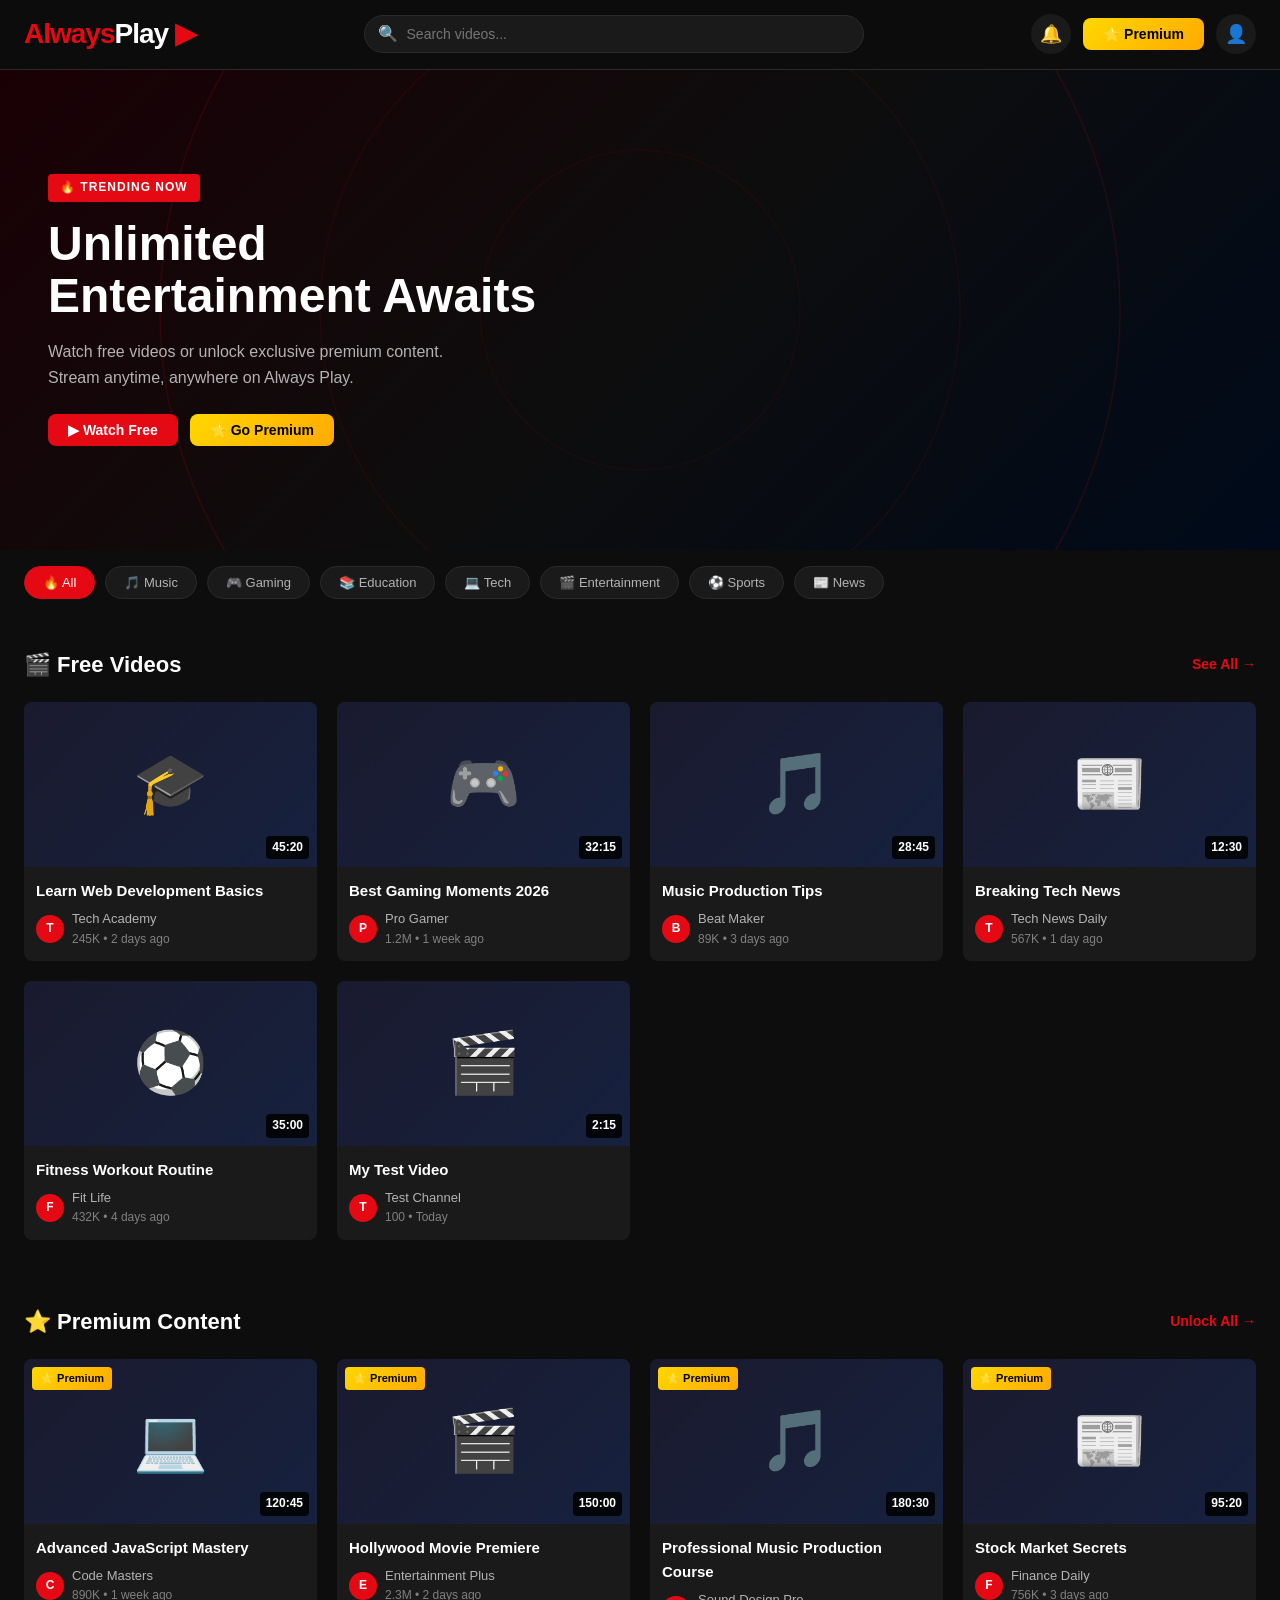
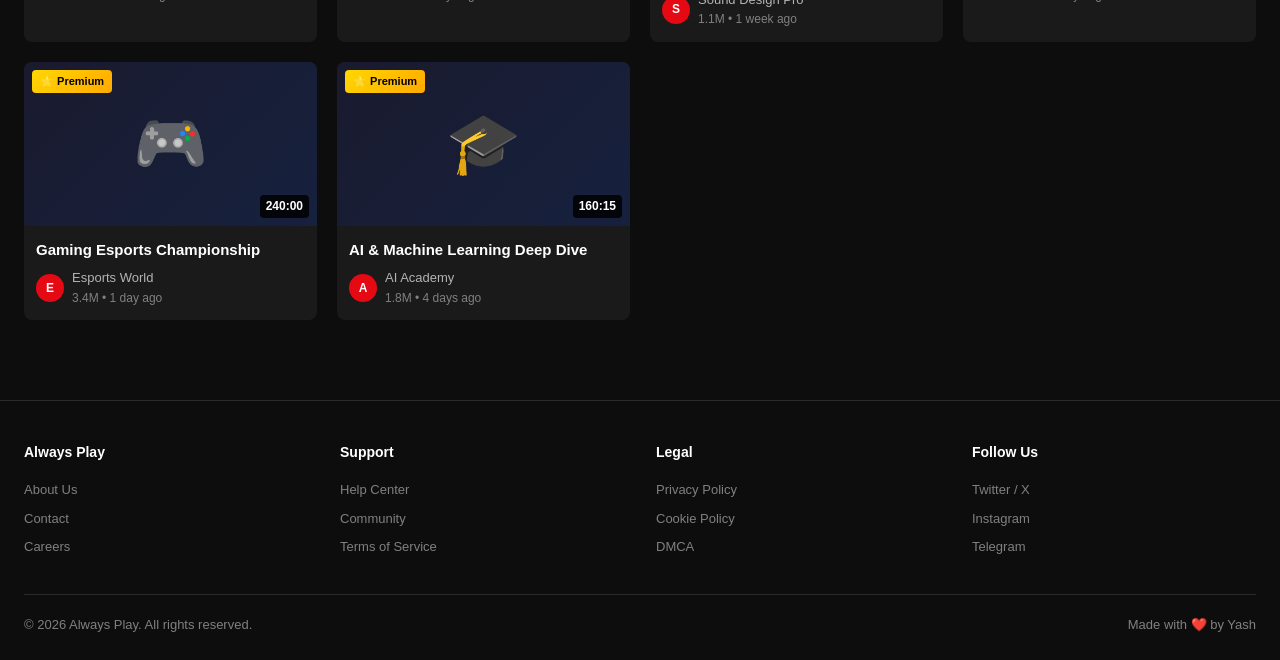
<file: index.html>
<!DOCTYPE html>
<html lang="en">
<head>
  <meta charset="UTF-8">
  <meta name="viewport" content="width=device-width, initial-scale=1.0">
  <title>Always Play — Stream Videos</title>
  <link rel="stylesheet" href="style.css">
</head>
<body>

  <!-- Navbar -->
  <nav class="navbar">
    <a href="index.html" class="navbar-brand">
      <div class="logo">Always<span>Play</span> ▶</div>
    </a>
    <div class="navbar-search">
      <span class="search-icon">🔍</span>
      <input type="text" id="searchInput" placeholder="Search videos..." onkeyup="searchVideos(this.value)">
    </div>
    <div class="navbar-actions">
      <button class="btn-icon" title="Notifications" onclick="showToast('No new notifications')">🔔</button>
      <button class="btn btn-gold" onclick="openPaymentModal()">⭐ Premium</button>
      <button class="btn-icon" id="adminBtn" title="Admin Panel" onclick="window.location.href='indexnew.html'" style="display:none;">⚙️</button>
      <button class="btn-icon" id="userBtn" title="Profile" onclick="toggleAuthModal()">👤</button>
    </div>
  </nav>

  <!-- Hero Banner -->
  <section class="hero" id="heroBanner">
    <div class="hero-content">
      <span class="hero-badge">🔥 Trending Now</span>
      <h1>Unlimited Entertainment Awaits</h1>
      <p>Watch free videos or unlock exclusive premium content. Stream anytime, anywhere on Always Play.</p>
      <div class="hero-actions">
        <button class="btn btn-primary" onclick="document.getElementById('freeSection').scrollIntoView({behavior:'smooth'})">▶ Watch Free</button>
        <button class="btn btn-gold" onclick="openPaymentModal()">⭐ Go Premium</button>
      </div>
    </div>
  </section>

  <!-- Category Bar -->
  <div class="category-bar" id="categoryBar">
    <button class="chip active" onclick="filterCategory('all', this)">🔥 All</button>
    <button class="chip" onclick="filterCategory('music', this)">🎵 Music</button>
    <button class="chip" onclick="filterCategory('gaming', this)">🎮 Gaming</button>
    <button class="chip" onclick="filterCategory('education', this)">📚 Education</button>
    <button class="chip" onclick="filterCategory('tech', this)">💻 Tech</button>
    <button class="chip" onclick="filterCategory('entertainment', this)">🎬 Entertainment</button>
    <button class="chip" onclick="filterCategory('sports', this)">⚽ Sports</button>
    <button class="chip" onclick="filterCategory('news', this)">📰 News</button>
  </div>

  <!-- Free Videos Section -->
  <section class="section" id="freeSection">
    <div class="section-header">
      <h2>🎬 Free Videos</h2>
      <a href="#" class="see-all" onclick="filterCategory('all')">See All →</a>
    </div>
    <div class="video-grid" id="freeVideoGrid">
      <!-- Filled by JS -->
    </div>
  </section>

  <!-- Premium Videos Section -->
  <section class="section" id="premiumSection">
    <div class="section-header">
      <h2>⭐ Premium Content</h2>
      <a href="#" class="see-all" onclick="openPaymentModal()">Unlock All →</a>
    </div>
    <div class="video-grid" id="premiumVideoGrid">
      <!-- Filled by JS -->
    </div>
  </section>

  <!-- Footer -->
  <footer class="footer">
    <div class="footer-grid">
      <div class="footer-col">
        <h4>Always Play</h4>
        <a href="#">About Us</a>
        <a href="#">Contact</a>
        <a href="#">Careers</a>
      </div>
      <div class="footer-col">
        <h4>Support</h4>
        <a href="#">Help Center</a>
        <a href="#">Community</a>
        <a href="#">Terms of Service</a>
      </div>
      <div class="footer-col">
        <h4>Legal</h4>
        <a href="#">Privacy Policy</a>
        <a href="#">Cookie Policy</a>
        <a href="#">DMCA</a>
      </div>
      <div class="footer-col">
        <h4>Follow Us</h4>
        <a href="#">Twitter / X</a>
        <a href="#">Instagram</a>
        <a href="#">Telegram</a>
      </div>
    </div>
    <div class="footer-bottom">
      <span>© 2026 Always Play. All rights reserved.</span>
      <span>Made with ❤️ by Yash</span>
    </div>
  </footer>

  <!-- Payment Modal -->
  <div class="modal-overlay" id="paymentModal">
    <div class="modal">
      <button class="modal-close" onclick="closePaymentModal()">✕</button>
      <h2>⭐ Unlock Premium</h2>
      <p class="modal-subtitle">Pay with cryptocurrency to access all premium content</p>

      <div class="payment-amount">
        <div class="amount">$9.99</div>
        <div class="amount-label">One-time Premium Access</div>
      </div>

    <div class="payment-options">
  <div class="payment-option selected" onclick="selectPayment('usdt', this)">
    <div class="crypto-icon">💲</div>
    <div class="crypto-name">USDT (TRC20)</div>
  </div>
  <div class="payment-option" onclick="selectPayment('btc', this)">
    <div class="crypto-icon">₿</div>
    <div class="crypto-name">Bitcoin</div>
  </div>
</div>

      <div class="wallet-details" id="walletDetails">
        <div class="qr-placeholder" id="qrCode">
          <span>QR Code</span>
        </div>
        <p style="font-size:13px; color:var(--text-muted); margin-bottom:8px;">Send exactly <strong style="color:var(--gold);">$9.99</strong> to:</p>
        <div class="wallet-address">
          <code id="walletAddr">TCbER7317adzPxTPic5FQjwiVUjMmwtLbQ</code>
          <button class="copy-btn" onclick="copyAddress()">📋 Copy</button>
        </div>
      </div>

      <div class="txid-form">
        <h3 style="font-size:16px; margin-bottom:16px;">Confirm Payment</h3>
        <div class="form-group">
          <label>Transaction ID (TXID)</label>
          <input type="text" id="txidInput" placeholder="Paste your transaction ID here">
        </div>
        <div class="form-group">
          <label>Your Email</label>
          <input type="email" id="emailInput" placeholder="your@email.com">
        </div>
        <div class="form-group">
          <label>Notes (optional)</label>
          <textarea id="notesInput" placeholder="Any additional details..."></textarea>
        </div>
        <button class="btn btn-primary" style="width:100%; justify-content:center; padding:12px;" onclick="submitPayment()">
          ✅ Submit Payment Confirmation
        </button>
      </div>
    </div>
  </div>

  <!-- Auth Modal -->
  <div class="modal-overlay" id="authModal">
    <div class="modal">
      <button class="modal-close" onclick="closeAuthModal()">✕</button>
      <div class="auth-form">
        <h2>👤 Sign In</h2>
        <div class="form-group">
          <label>Username</label>
          <input type="text" id="loginUser" placeholder="Enter username">
        </div>
        <div class="form-group">
          <label>Password</label>
          <input type="password" id="loginPass" placeholder="Enter password">
        </div>
        <button class="btn btn-primary" style="width:100%; justify-content:center; padding:12px;" onclick="login()">
          Sign In
        </button>
        <div class="divider">or</div>
        <button class="btn btn-outline" style="width:100%; justify-content:center; padding:12px;" onclick="signUp()">
          Create Account
        </button>
      </div>
    </div>
  </div>

  <!-- Toast -->
  <div class="toast" id="toast"></div>

  <script src="app.js"></script>
</body>
</html>
</file>
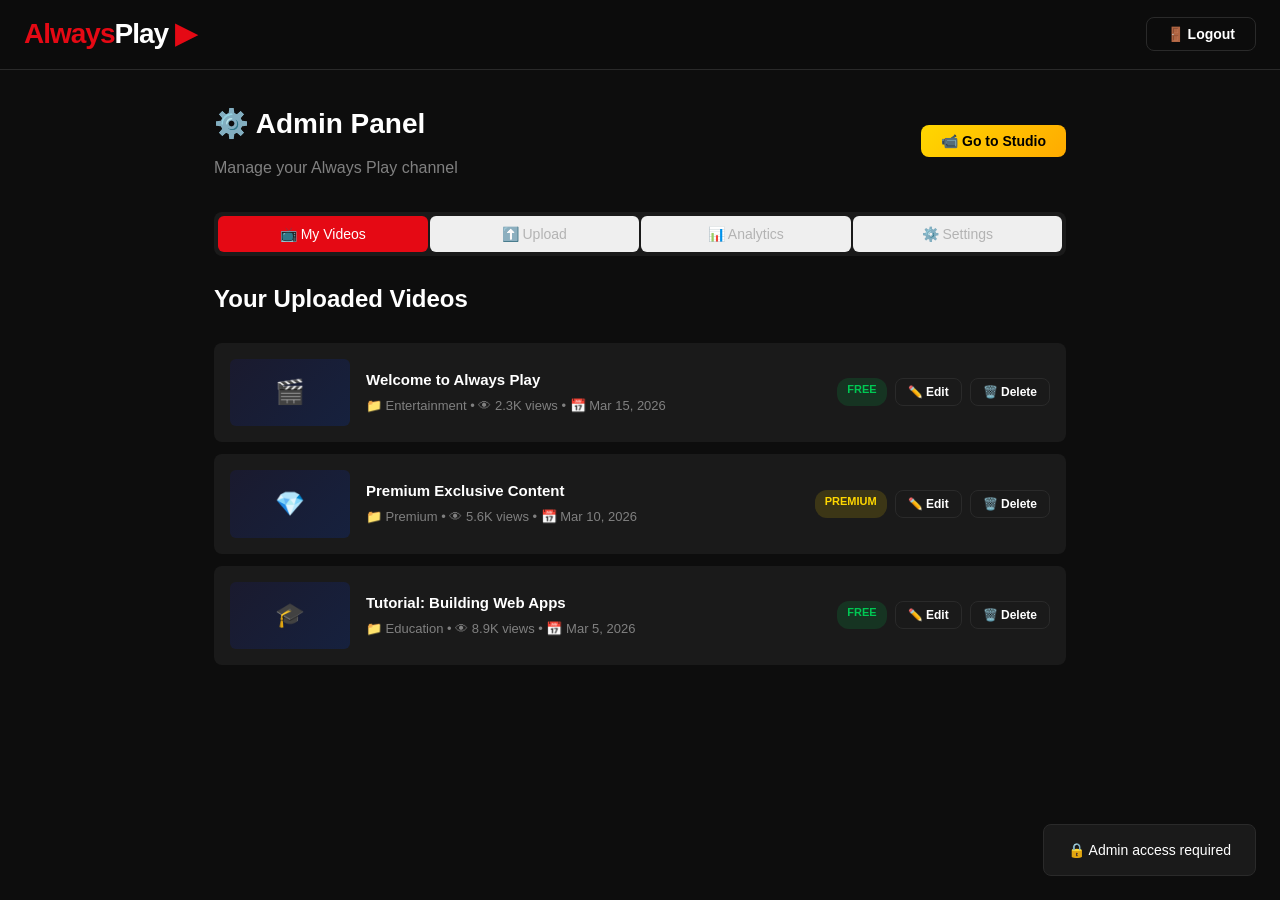
<file: indexnew.html>
<html>
<html lang="en">
<head>
  <meta charset="UTF-8">
  <meta name="viewport" content="width=device-width, initial-scale=1.0">
  <title>Admin Panel — Always Play</title>
  <link rel="stylesheet" href="style.css">
</head>
<body>

  <!-- Navbar -->
  <nav class="navbar">
    <a href="index.html" class="navbar-brand">
      <div class="logo">Always<span>Play</span> ▶</div>
    </a>
    <div style="flex:1;"></div>
    <div class="navbar-actions">
      <button class="btn btn-outline" onclick="logout()">🚪 Logout</button>
    </div>
  </nav>

  <!-- Admin Container -->
  <div class="admin-container">
    <div class="admin-header">
      <div>
        <h1>⚙️ Admin Panel</h1>
        <p style="color:var(--text-muted); margin-top:8px;">Manage your Always Play channel</p>
      </div>
      <button class="btn btn-gold" onclick="alert('Studio features coming soon!')">📹 Go to Studio</button>
    </div>

 <!-- Tabs -->
<div class="admin-tabs">
  <button class="admin-tab active" onclick="switchTab('videos', this)">📺 My Videos</button>
  <button class="admin-tab" onclick="switchTab('upload', this)">⬆️ Upload</button>
  <button class="admin-tab" onclick="switchTab('analytics', this)">📊 Analytics</button>
  <button class="admin-tab" onclick="switchTab('settings', this)">⚙️ Settings</button>
</div>

    <!-- Videos Tab -->
    <div id="videosTab" class="tab-content">
      <h2 style="margin-bottom:20px;">Your Uploaded Videos</h2>
      <div class="admin-video-list">
        <div class="admin-video-item">
          <div class="thumb-small">
            <div style="width:100%; height:100%; background:linear-gradient(135deg,#1a1a2e,#16213e); display:flex; align-items:center; justify-content:center; font-size:24px;">🎬</div>
          </div>
          <div class="item-info">
            <h4>Welcome to Always Play</h4>
            <div class="item-meta">
              <span>📁 Entertainment</span> • <span>👁 2.3K views</span> • <span>📅 Mar 15, 2026</span>
            </div>
          </div>
          <div class="item-actions">
            <span class="badge badge-free">FREE</span>
            <button class="btn btn-outline" style="padding:6px 12px; font-size:12px;" onclick="editVideo(this)">✏️ Edit</button>
            <button class="btn btn-outline" style="padding:6px 12px; font-size:12px;" onclick="deleteVideo(this)">🗑️ Delete</button>
          </div>
        </div>

        <div class="admin-video-item">
          <div class="thumb-small">
            <div style="width:100%; height:100%; background:linear-gradient(135deg,#1a1a2e,#16213e); display:flex; align-items:center; justify-content:center; font-size:24px;">💎</div>
          </div>
          <div class="item-info">
            <h4>Premium Exclusive Content</h4>
            <div class="item-meta">
              <span>📁 Premium</span> • <span>👁 5.6K views</span> • <span>📅 Mar 10, 2026</span>
            </div>
          </div>
          <div class="item-actions">
            <span class="badge badge-paid">PREMIUM</span>
            <button class="btn btn-outline" style="padding:6px 12px; font-size:12px;" onclick="editVideo(this)">✏️ Edit</button>
            <button class="btn btn-outline" style="padding:6px 12px; font-size:12px;" onclick="deleteVideo(this)">🗑️ Delete</button>
          </div>
        </div>

        <div class="admin-video-item">
          <div class="thumb-small">
            <div style="width:100%; height:100%; background:linear-gradient(135deg,#1a1a2e,#16213e); display:flex; align-items:center; justify-content:center; font-size:24px;">🎓</div>
          </div>
          <div class="item-info">
            <h4>Tutorial: Building Web Apps</h4>
            <div class="item-meta">
              <span>📁 Education</span> • <span>👁 8.9K views</span> • <span>📅 Mar 5, 2026</span>
            </div>
          </div>
          <div class="item-actions">
            <span class="badge badge-free">FREE</span>
            <button class="btn btn-outline" style="padding:6px 12px; font-size:12px;" onclick="editVideo(this)">✏️ Edit</button>
            <button class="btn btn-outline" style="padding:6px 12px; font-size:12px;" onclick="deleteVideo(this)">🗑️ Delete</button>
          </div>
        </div>
      </div>
    </div>

    <!-- Upload Tab -->
    <div id="uploadTab" class="tab-content" style="display:none;">
      <h2 style="margin-bottom:20px;">Upload New Video</h2>
      <div class="upload-zone" onclick="document.getElementById('fileInput').click()">
        <div class="upload-icon">📹</div>
        <h3>Click to upload or drag and drop</h3>
        <p>MP4, WebM, or OGG (Max 500MB)</p>
        <input type="file" id="fileInput" style="display:none;" accept="video/*" onchange="handleFileUpload(event)">
      </div>

      <div style="margin-top:32px; background:var(--bg-card); padding:24px; border-radius:var(--radius);">
        <h3 style="margin-bottom:20px;">Video Details</h3>
        <div class="form-group">
          <label>Video Title *</label>
          <input type="text" id="videoTitle" placeholder="Enter video title">
        </div>
        <div class="form-group">
          <label>Description</label>
          <textarea id="videoDesc" placeholder="Describe your video..."></textarea>
        </div>
        <div class="form-group">
          <label>Category *</label>
          <select id="videoCategory">
            <option>Select a category</option>
            <option>Music</option>
            <option>Gaming</option>
            <option>Education</option>
            <option>Tech</option>
            <option>Entertainment</option>
            <option>Sports</option>
            <option>News</option>
          </select>
        </div>
        <div class="form-group">
          <label>Content Type *</label>
          <select id="contentType">
            <option>Select visibility</option>
            <option>Free</option>
            <option>Premium</option>
          </select>
        </div>
        <button class="btn btn-primary" style="width:100%; justify-content:center; padding:12px;" onclick="submitVideo()">
          ⬆️ Upload Video
        </button>
      </div>
    </div>

    <!-- Analytics Tab -->
    <div id="analyticsTab" class="tab-content" style="display:none;">
      <h2 style="margin-bottom:20px;">📊 Channel Analytics</h2>

      <div style="display:grid; grid-template-columns:repeat(auto-fit, minmax(200px, 1fr)); gap:20px; margin-bottom:32px;">
        <div style="background:var(--bg-card); padding:20px; border-radius:var(--radius); border-left:4px solid var(--primary);">
          <div style="color:var(--text-muted); font-size:13px; margin-bottom:8px;">Total Views</div>
          <div style="font-size:32px; font-weight:700;">16.8K</div>
          <div style="color:var(--green); font-size:12px; margin-top:8px;">↑ 12% this month</div>
        </div>
        <div style="background:var(--bg-card); padding:20px; border-radius:var(--radius); border-left:4px solid var(--gold);">
          <div style="color:var(--text-muted); font-size:13px; margin-bottom:8px;">Total Subscribers</div>
          <div style="font-size:32px; font-weight:700;">1.2K</div>
          <div style="color:var(--green); font-size:12px; margin-top:8px;">↑ 8% this month</div>
        </div>
        <div style="background:var(--bg-card); padding:20px; border-radius:var(--radius); border-left:4px solid var(--blue);">
          <div style="color:var(--text-muted); font-size:13px; margin-bottom:8px;">Avg Watch Time</div>
          <div style="font-size:32px; font-weight:700;">5m 24s</div>
          <div style="color:var(--green); font-size:12px; margin-top:8px;">↑ 3% this month</div>
        </div>
        <div style="background:var(--bg-card); padding:20px; border-radius:var(--radius); border-left:4px solid var(--orange);">
          <div style="color:var(--text-muted); font-size:13px; margin-bottom:8px;">Premium Revenue</div>
          <div style="font-size:32px; font-weight:700;">$156.50</div>
          <div style="color:var(--green); font-size:12px; margin-top:8px;">↑ 24% this month</div>
        </div>
      </div>

      <div style="background:var(--bg-card); padding:24px; border-radius:var(--radius);">
        <h3 style="margin-bottom:16px;">Top Performing Videos</h3>
        <div style="overflow-x:auto;">
          <table style="width:100%; border-collapse:collapse;">
            <thead>
              <tr style="border-bottom:1px solid var(--border);">
                <th style="text-align:left; padding:12px; color:var(--text-muted); font-weight:600; font-size:13px;">Video Title</th>
                <th style="text-align:right; padding:12px; color:var(--text-muted); font-weight:600; font-size:13px;">Views</th>
                <th style="text-align:right; padding:12px; color:var(--text-muted); font-weight:600; font-size:13px;">Likes</th>
                <th style="text-align:right; padding:12px; color:var(--text-muted); font-weight:600; font-size:13px;">Revenue</th>
              </tr>
            </thead>
            <tbody>
              <tr style="border-bottom:1px solid var(--border);">
                <td style="padding:12px;">Premium Exclusive Content</td>
                <td style="text-align:right; padding:12px;">5.6K</td>
                <td style="text-align:right; padding:12px;">324</td>
                <td style="text-align:right; padding:12px; color:var(--gold);">$89.70</td>
              </tr>
              <tr style="border-bottom:1px solid var(--border);">
                <td style="padding:12px;">Tutorial: Building Web Apps</td>
                <td style="text-align:right; padding:12px;">8.9K</td>
                <td style="text-align:right; padding:12px;">512</td>
                <td style="text-align:right; padding:12px; color:var(--gold);">$0.00</td>
              </tr>
              <tr>
                <td style="padding:12px;">Welcome to Always Play</td>
                <td style="text-align:right; padding:12px;">2.3K</td>
                <td style="text-align:right; padding:12px;">156</td>
                <td style="text-align:right; padding:12px; color:var(--gold);">$0.00</td>
              </tr>
            </tbody>
          </table>
        </div>
      </div>
    </div>

    <!-- Settings Tab -->
    <div id="settingsTab" class="tab-content" style="display:none;">
      <h2 style="margin-bottom:20px;">⚙️ Channel Settings</h2>

      <div style="background:var(--bg-card); padding:24px; border-radius:var(--radius); margin-bottom:20px;">
        <h3 style="margin-bottom:16px;">Channel Information</h3>
        <div class="form-group">
          <label>Channel Name</label>
          <input type="text" value="Always Play" readonly>
        </div>
        <div class="form-group">
          <label>Channel Description</label>
          <textarea placeholder="Your channel description..."></textarea>
        </div>
        <div class="form-group">
          <label>Channel URL</label>
          <input type="text" value="https://yash-pal-hub.github.io/Always-Play/" readonly>
        </div>
      </div>

      <div style="background:var(--bg-card); padding:24px; border-radius:var(--radius); margin-bottom:20px;">
        <h3 style="margin-bottom:16px;">Premium Settings</h3>
        <div class="form-group">
          <label>Premium Price (USD)</label>
          <input type="number" value="9.99">
        </div>
        <div class="form-group">
          <label>USDT Wallet Address (TRC20)</label>
          <input type="text" value="TCbER7317adzPxTPic5FQjwiVUjMmwtLbQ">
        </div>
        <div class="form-group">
          <label>Bitcoin Wallet Address</label>
          <input type="text" value="13CbEKY8rCg6qTLFWyePKV85G3otYjUNdm">
        </div>
      </div>

      <button class="btn btn-primary" style="width:100%; justify-content:center; padding:12px;" onclick="saveSettings()">
        💾 Save Settings
      </button>
    </div>
  </div>

  <!-- Toast -->
  <div class="toast" id="toast"></div>

  <script src="admin.js"></script>
</body>
</html>
</file>
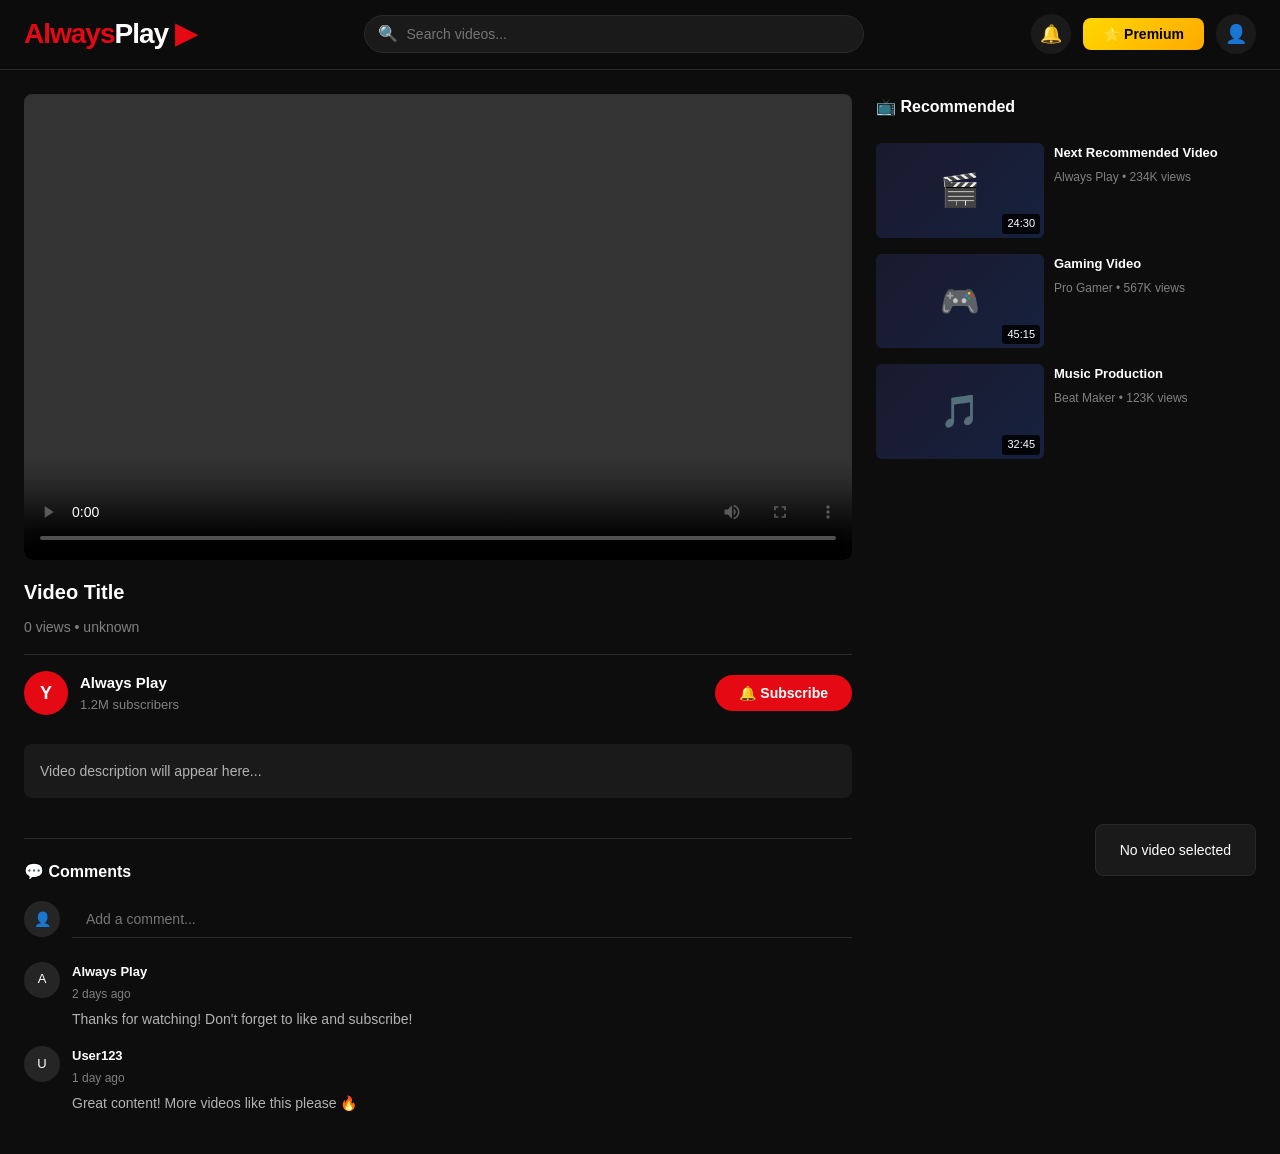
<file: player.html>
<!DOCTYPE html>
<html lang="en">
<head>
  <meta charset="UTF-8">
  <meta name="viewport" content="width=device-width, initial-scale=1.0">
  <title>Video Player — Always Play</title>
  <link rel="stylesheet" href="style.css">
</head>
<body>

  <!-- Navbar -->
  <nav class="navbar">
    <a href="index.html" class="navbar-brand">
      <div class="logo">Always<span>Play</span> ▶</div>
    </a>
    <div class="navbar-search">
      <span class="search-icon">🔍</span>
      <input type="text" placeholder="Search videos...">
    </div>
    <div class="navbar-actions">
      <button class="btn-icon">🔔</button>
      <button class="btn btn-gold" onclick="alert('Premium features coming soon!')">⭐ Premium</button>
      <button class="btn-icon" id="adminBtn2" style="display:none;" onclick="window.location.href='indexnew.html'">⚙️</button>
      <button class="btn-icon" id="userBtn2">👤</button>
    </div>
  </nav>

  <!-- Player Page -->
  <div class="player-page">
      <!-- Main Video Player -->
    <div class="player-main">
      <div class="video-container">
        <video id="videoPlayer" width="100%" height="100%" controls style="background: #000;">
          <source id="videoSource" src="" type="video/mp4">
          Your browser does not support the video tag.
        </video>
      </div>

    <!-- Video Info -->
<div class="video-info">
  <h1 id="playerTitle">Video Title</h1>
  <div class="video-stats">
    <div id="playerViews" class="views">0 views • unknown</div>
    <div class="video-actions">
      <!-- action buttons here -->
    </div>
  </div>

  <!-- Channel Info -->
  <div class="channel-info">
    <div class="channel-left">
      <div class="avatar" id="channelAvatar">Y</div>
      <div class="channel-details">
        <h3 id="channelName">Always Play</h3>
        <p id="subscribers">1.2M subscribers</p>
      </div>
    </div>
    <button class="subscribe-btn" onclick="toggleSubscribe(this)">🔔 Subscribe</button>
  </div>

  <!-- Description -->
  <div class="video-description" id="videoDescription">
    Video description will appear here...
  </div>
</div>
      
      <!-- Comments Section -->
      <div class="comments-section">
        <h3>💬 Comments</h3>
        <div class="comment-input">
          <div class="avatar-small">👤</div>
          <input type="text" placeholder="Add a comment..." id="commentInput" onkeypress="handleCommentSubmit(event)">
        </div>
        <div id="commentsList">
          <div class="comment">
            <div class="avatar-small">A</div>
            <div class="comment-body">
              <div class="comment-author">Always Play</div>
              <div class="comment-time">2 days ago</div>
              <div class="comment-text">Thanks for watching! Don't forget to like and subscribe!</div>
            </div>
          </div>
          <div class="comment">
            <div class="avatar-small">U</div>
            <div class="comment-body">
              <div class="comment-author">User123</div>
              <div class="comment-time">1 day ago</div>
              <div class="comment-text">Great content! More videos like this please 🔥</div>
            </div>
          </div>
        </div>
      </div>
    </div>

    <!-- Sidebar — Recommended -->
    <div class="player-sidebar">
      <h3>📺 Recommended</h3>
      <div class="sidebar-video" onclick="playRandomVideo()">
        <div class="thumb">
          <div style="width:100%; height:100%; background:linear-gradient(135deg,#1a1a2e,#16213e); display:flex; align-items:center; justify-content:center; font-size:32px;">🎬</div>
          <div class="duration">24:30</div>
        </div>
        <div class="side-meta">
          <h4>Next Recommended Video</h4>
          <p>Always Play • 234K views</p>
        </div>
      </div>
      <div class="sidebar-video" onclick="playRandomVideo()">
        <div class="thumb">
          <div style="width:100%; height:100%; background:linear-gradient(135deg,#1a1a2e,#16213e); display:flex; align-items:center; justify-content:center; font-size:32px;">🎮</div>
          <div class="duration">45:15</div>
        </div>
        <div class="side-meta">
          <h4>Gaming Video</h4>
          <p>Pro Gamer • 567K views</p>
        </div>
      </div>
      <div class="sidebar-video" onclick="playRandomVideo()">
        <div class="thumb">
          <div style="width:100%; height:100%; background:linear-gradient(135deg,#1a1a2e,#16213e); display:flex; align-items:center; justify-content:center; font-size:32px;">🎵</div>
          <div class="duration">32:45</div>
        </div>
        <div class="side-meta">
          <h4>Music Production</h4>
          <p>Beat Maker • 123K views</p>
        </div>
      </div>
    </div>
  </div>

  <!-- Toast -->
  <div class="toast" id="toast"></div>

  <script src="player.js"></script>
</body>
</html>
</file>
<file: style.css>
/* ========================================
   Always Play — Video Streaming Platform
   Main Stylesheet
   ======================================== */

/* --- Reset & Base --- */
* {
  margin: 0;
  padding: 0;
  box-sizing: border-box;
}

:root {
  --primary: #e50914;
  --primary-hover: #ff1a25;
  --bg-dark: #0d0d0d;
  --bg-card: #1a1a1a;
  --bg-surface: #141414;
  --bg-hover: #252525;
  --text-primary: #ffffff;
  --text-secondary: #b3b3b3;
  --text-muted: #808080;
  --border: #2a2a2a;
  --gold: #ffd700;
  --green: #00c853;
  --blue: #1e90ff;
  --orange: #ff9800;
  --radius: 8px;
  --shadow: 0 4px 20px rgba(0,0,0,0.5);
}

body {
  font-family: 'Segoe UI', 'Helvetica Neue', Arial, sans-serif;
  background: var(--bg-dark);
  color: var(--text-primary);
  line-height: 1.6;
  min-height: 100vh;
}

a {
  color: inherit;
  text-decoration: none;
}

button {
  cursor: pointer;
  border: none;
  outline: none;
  font-family: inherit;
}

img, video {
  max-width: 100%;
  display: block;
}

/* --- Scrollbar --- */
::-webkit-scrollbar {
  width: 8px;
}
::-webkit-scrollbar-track {
  background: var(--bg-dark);
}
::-webkit-scrollbar-thumb {
  background: #555;
  border-radius: 4px;
}
::-webkit-scrollbar-thumb:hover {
  background: #777;
}

/* --- Header / Navbar --- */
.navbar {
  display: flex;
  align-items: center;
  justify-content: space-between;
  padding: 12px 24px;
  background: rgba(13,13,13,0.95);
  backdrop-filter: blur(10px);
  position: sticky;
  top: 0;
  z-index: 1000;
  border-bottom: 1px solid var(--border);
}

.navbar-brand {
  display: flex;
  align-items: center;
  gap: 10px;
}

.navbar-brand .logo {
  font-size: 28px;
  font-weight: 800;
  color: var(--primary);
  letter-spacing: -1px;
}

.navbar-brand .logo span {
  color: var(--text-primary);
}

.navbar-search {
  flex: 1;
  max-width: 500px;
  margin: 0 24px;
  position: relative;
}

.navbar-search input {
  width: 100%;
  padding: 10px 16px 10px 42px;
  background: var(--bg-card);
  border: 1px solid var(--border);
  border-radius: 24px;
  color: var(--text-primary);
  font-size: 14px;
  transition: border-color 0.2s;
}

.navbar-search input:focus {
  border-color: var(--primary);
  outline: none;
}

.navbar-search .search-icon {
  position: absolute;
  left: 14px;
  top: 50%;
  transform: translateY(-50%);
  color: var(--text-muted);
  font-size: 16px;
}

.navbar-actions {
  display: flex;
  align-items: center;
  gap: 12px;
}

.btn {
  padding: 8px 20px;
  border-radius: var(--radius);
  font-size: 14px;
  font-weight: 600;
  transition: all 0.2s;
  display: inline-flex;
  align-items: center;
  gap: 6px;
}

.btn-primary {
  background: var(--primary);
  color: white;
}
.btn-primary:hover {
  background: var(--primary-hover);
  transform: translateY(-1px);
}

.btn-outline {
  background: transparent;
  color: var(--text-primary);
  border: 1px solid var(--border);
}
.btn-outline:hover {
  background: var(--bg-hover);
  border-color: var(--text-muted);
}

.btn-gold {
  background: linear-gradient(135deg, var(--gold), #ffaa00);
  color: #000;
}
.btn-gold:hover {
  transform: translateY(-1px);
  box-shadow: 0 4px 15px rgba(255,215,0,0.3);
}

.btn-icon {
  width: 40px;
  height: 40px;
  border-radius: 50%;
  display: flex;
  align-items: center;
  justify-content: center;
  background: var(--bg-card);
  color: var(--text-secondary);
  font-size: 18px;
  transition: all 0.2s;
}
.btn-icon:hover {
  background: var(--bg-hover);
  color: var(--text-primary);
}

/* --- Hero Banner --- */
.hero {
  position: relative;
  height: 480px;
  background: linear-gradient(135deg, #1a0005 0%, #0d0d0d 50%, #000a1a 100%);
  display: flex;
  align-items: center;
  overflow: hidden;
}

.hero::before {
  content: '';
  position: absolute;
  top: 0; left: 0; right: 0; bottom: 0;
  background: url('data:image/svg+xml,<svg xmlns="http://www.w3.org/2000/svg" viewBox="0 0 800 400"><circle cx="400" cy="200" r="300" fill="none" stroke="%23e5091422" stroke-width="1"/><circle cx="400" cy="200" r="200" fill="none" stroke="%23e5091415" stroke-width="1"/><circle cx="400" cy="200" r="100" fill="none" stroke="%23e5091410" stroke-width="1"/></svg>') center/cover;
}

.hero-content {
  position: relative;
  z-index: 2;
  padding: 0 48px;
  max-width: 600px;
}

.hero-badge {
  display: inline-block;
  padding: 4px 12px;
  background: var(--primary);
  border-radius: 4px;
  font-size: 12px;
  font-weight: 700;
  text-transform: uppercase;
  letter-spacing: 1px;
  margin-bottom: 16px;
}

.hero h1 {
  font-size: 48px;
  font-weight: 800;
  line-height: 1.1;
  margin-bottom: 16px;
}

.hero p {
  font-size: 16px;
  color: var(--text-secondary);
  margin-bottom: 24px;
  max-width: 450px;
}

.hero-actions {
  display: flex;
  gap: 12px;
}

/* --- Section Headers --- */
.section {
  padding: 32px 24px;
}

.section-header {
  display: flex;
  align-items: center;
  justify-content: space-between;
  margin-bottom: 20px;
}

.section-header h2 {
  font-size: 22px;
  font-weight: 700;
}

.section-header .see-all {
  color: var(--primary);
  font-size: 14px;
  font-weight: 600;
  transition: color 0.2s;
}
.section-header .see-all:hover {
  color: var(--primary-hover);
}

/* --- Video Grid --- */
.video-grid {
  display: grid;
  grid-template-columns: repeat(auto-fill, minmax(280px, 1fr));
  gap: 20px;
}

.video-card {
  background: var(--bg-card);
  border-radius: var(--radius);
  overflow: hidden;
  transition: transform 0.2s, box-shadow 0.2s;
  cursor: pointer;
  position: relative;
}
.video-card:hover {
  transform: translateY(-4px);
  box-shadow: var(--shadow);
}

.video-card .thumbnail {
  position: relative;
  aspect-ratio: 16/9;
  background: #222;
  overflow: hidden;
}

.video-card .thumbnail img {
  width: 100%;
  height: 100%;
  object-fit: cover;
}

.video-card .thumbnail .duration {
  position: absolute;
  bottom: 8px;
  right: 8px;
  background: rgba(0,0,0,0.85);
  padding: 2px 6px;
  border-radius: 4px;
  font-size: 12px;
  font-weight: 600;
}

.video-card .thumbnail .badge-premium {
  position: absolute;
  top: 8px;
  left: 8px;
  background: linear-gradient(135deg, var(--gold), #ffaa00);
  color: #000;
  padding: 3px 8px;
  border-radius: 4px;
  font-size: 11px;
  font-weight: 700;
  display: flex;
  align-items: center;
  gap: 4px;
}

.video-card .thumbnail .play-overlay {
  position: absolute;
  top: 0; left: 0; right: 0; bottom: 0;
  background: rgba(0,0,0,0.4);
  display: flex;
  align-items: center;
  justify-content: center;
  opacity: 0;
  transition: opacity 0.2s;
}
.video-card:hover .play-overlay {
  opacity: 1;
}

.play-overlay .play-btn {
  width: 54px;
  height: 54px;
  background: var(--primary);
  border-radius: 50%;
  display: flex;
  align-items: center;
  justify-content: center;
  font-size: 22px;
}

.video-card .card-body {
  padding: 12px;
}

.video-card .card-body h3 {
  font-size: 15px;
  font-weight: 600;
  margin-bottom: 6px;
  display: -webkit-box;
  -webkit-line-clamp: 2;
  -webkit-box-orient: vertical;
  overflow: hidden;
}

.video-card .card-meta {
  display: flex;
  align-items: center;
  gap: 8px;
  color: var(--text-muted);
  font-size: 13px;
}

.video-card .card-meta .channel-avatar {
  width: 28px;
  height: 28px;
  border-radius: 50%;
  background: var(--primary);
  display: flex;
  align-items: center;
  justify-content: center;
  font-size: 12px;
  font-weight: 700;
  color: white;
  flex-shrink: 0;
}

.video-card .card-meta .meta-text span {
  display: block;
}
.video-card .card-meta .meta-text .channel-name {
  color: var(--text-secondary);
  font-weight: 500;
}
.video-card .card-meta .meta-text .views-date {
  font-size: 12px;
}

/* --- Categories / Chips --- */
.category-bar {
  display: flex;
  gap: 10px;
  padding: 16px 24px;
  overflow-x: auto;
  -ms-overflow-style: none;
  scrollbar-width: none;
}
.category-bar::-webkit-scrollbar { display: none; }

.chip {
  padding: 8px 18px;
  background: var(--bg-card);
  border: 1px solid var(--border);
  border-radius: 24px;
  font-size: 13px;
  font-weight: 500;
  color: var(--text-secondary);
  white-space: nowrap;
  cursor: pointer;
  transition: all 0.2s;
}
.chip:hover, .chip.active {
  background: var(--primary);
  color: white;
  border-color: var(--primary);
}

/* --- Video Player Page --- */
.player-page {
  display: grid;
  grid-template-columns: 1fr 380px;
  gap: 24px;
  padding: 24px;
  min-height: calc(100vh - 65px);
}

.player-main .video-container {
  position: relative;
  width: 100%;
  aspect-ratio: 16/9;
  background: #000;
  border-radius: var(--radius);
  overflow: hidden;
}

.player-main .video-container video {
  width: 100%;
  height: 100%;
  object-fit: contain;
}

.player-main .video-container iframe {
  width: 100%;
  height: 100%;
  border: none;
}

.video-info {
  padding: 16px 0;
}

.video-info h1 {
  font-size: 20px;
  font-weight: 700;
  margin-bottom: 8px;
}

.video-stats {
  display: flex;
  align-items: center;
  justify-content: space-between;
  padding-bottom: 16px;
  border-bottom: 1px solid var(--border);
}

.video-stats .views {
  color: var(--text-muted);
  font-size: 14px;
}

.video-actions {
  display: flex;
  gap: 8px;
}

.action-btn {
  display: flex;
  align-items: center;
  gap: 6px;
  padding: 8px 16px;
  background: var(--bg-card);
  border-radius: 24px;
  color: var(--text-secondary);
  font-size: 13px;
  font-weight: 500;
  transition: all 0.2s;
}
.action-btn:hover {
  background: var(--bg-hover);
  color: var(--text-primary);
}
.action-btn.liked {
  color: var(--primary);
}

/* Channel Info under video */
.channel-info {
  display: flex;
  align-items: center;
  justify-content: space-between;
  padding: 16px 0;
}

.channel-info .channel-left {
  display: flex;
  align-items: center;
  gap: 12px;
}

.channel-info .avatar {
  width: 44px;
  height: 44px;
  border-radius: 50%;
  background: var(--primary);
  display: flex;
  align-items: center;
  justify-content: center;
  font-size: 18px;
  font-weight: 700;
}

.channel-info .channel-details h3 {
  font-size: 15px;
  font-weight: 600;
}
.channel-info .channel-details p {
  font-size: 13px;
  color: var(--text-muted);
}

.subscribe-btn {
  padding: 10px 24px;
  background: var(--primary);
  color: white;
  border-radius: 24px;
  font-weight: 600;
  font-size: 14px;
  transition: all 0.2s;
}
.subscribe-btn:hover {
  background: var(--primary-hover);
}
.subscribe-btn.subscribed {
  background: var(--bg-card);
  color: var(--text-secondary);
}

.video-description {
  background: var(--bg-card);
  padding: 16px;
  border-radius: var(--radius);
  margin-top: 12px;
  color: var(--text-secondary);
  font-size: 14px;
  line-height: 1.6;
}

/* Sidebar — Recommended */
.player-sidebar h3 {
  font-size: 16px;
  font-weight: 600;
  margin-bottom: 16px;
}

.sidebar-video {
  display: flex;
  gap: 10px;
  padding: 8px 0;
  cursor: pointer;
  transition: opacity 0.2s;
}
.sidebar-video:hover {
  opacity: 0.8;
}

.sidebar-video .thumb {
  width: 168px;
  min-width: 168px;
  aspect-ratio: 16/9;
  background: #222;
  border-radius: 6px;
  overflow: hidden;
  position: relative;
}

.sidebar-video .thumb img {
  width: 100%;
  height: 100%;
  object-fit: cover;
}

.sidebar-video .thumb .duration {
  position: absolute;
  bottom: 4px;
  right: 4px;
  background: rgba(0,0,0,0.85);
  padding: 1px 5px;
  border-radius: 3px;
  font-size: 11px;
}

.sidebar-video .side-meta h4 {
  font-size: 13px;
  font-weight: 600;
  display: -webkit-box;
  -webkit-line-clamp: 2;
  -webkit-box-orient: vertical;
  overflow: hidden;
  margin-bottom: 4px;
}

.sidebar-video .side-meta p {
  font-size: 12px;
  color: var(--text-muted);
}

/* --- Payment Modal --- */
.modal-overlay {
  display: none;
  position: fixed;
  top: 0; left: 0; right: 0; bottom: 0;
  background: rgba(0,0,0,0.75);
  z-index: 2000;
  align-items: center;
  justify-content: center;
}
.modal-overlay.active {
  display: flex;
}

.modal {
  background: var(--bg-card);
  border-radius: 12px;
  padding: 32px;
  max-width: 480px;
  width: 90%;
  max-height: 90vh;
  overflow-y: auto;
  position: relative;
}

.modal-close {
  position: absolute;
  top: 12px;
  right: 12px;
  width: 32px;
  height: 32px;
  border-radius: 50%;
  background: var(--bg-hover);
  display: flex;
  align-items: center;
  justify-content: center;
  color: var(--text-secondary);
  font-size: 18px;
}

.modal h2 {
  font-size: 22px;
  font-weight: 700;
  margin-bottom: 8px;
}

.modal .modal-subtitle {
  color: var(--text-muted);
  font-size: 14px;
  margin-bottom: 24px;
}

.payment-options {
  display: flex;
  gap: 12px;
  margin-bottom: 24px;
}

.payment-option {
  flex: 1;
  padding: 16px;
  background: var(--bg-surface);
  border: 2px solid var(--border);
  border-radius: var(--radius);
  text-align: center;
  cursor: pointer;
  transition: all 0.2s;
}
.payment-option:hover,
.payment-option.selected {
  border-color: var(--primary);
}

.payment-option .crypto-icon {
  font-size: 32px;
  margin-bottom: 8px;
}
.payment-option .crypto-name {
  font-weight: 600;
  font-size: 14px;
}

.wallet-details {
  background: var(--bg-surface);
  padding: 20px;
  border-radius: var(--radius);
  text-align: center;
  margin-bottom: 20px;
}

.wallet-details .qr-placeholder {
  width: 160px;
  height: 160px;
  background: white;
  border-radius: 8px;
  margin: 0 auto 16px;
  display: flex;
  align-items: center;
  justify-content: center;
  color: #000;
  font-size: 12px;
  padding: 8px;
}

.wallet-details .wallet-address {
  display: flex;
  align-items: center;
  gap: 8px;
  background: var(--bg-dark);
  padding: 10px 14px;
  border-radius: 6px;
  margin-top: 12px;
}

.wallet-address code {
  font-size: 12px;
  color: var(--text-secondary);
  word-break: break-all;
  flex: 1;
  text-align: left;
}

.wallet-address .copy-btn {
  padding: 6px 12px;
  background: var(--primary);
  color: white;
  border-radius: 4px;
  font-size: 12px;
  font-weight: 600;
  white-space: nowrap;
}

.payment-amount {
  text-align: center;
  margin-bottom: 20px;
}
.payment-amount .amount {
  font-size: 28px;
  font-weight: 700;
  color: var(--gold);
}
.payment-amount .amount-label {
  color: var(--text-muted);
  font-size: 13px;
}

/* TXID Form */
.txid-form {
  margin-top: 20px;
}

.form-group {
  margin-bottom: 16px;
}

.form-group label {
  display: block;
  font-size: 13px;
  font-weight: 600;
  margin-bottom: 6px;
  color: var(--text-secondary);
}

.form-group input,
.form-group textarea,
.form-group select {
  width: 100%;
  padding: 10px 14px;
  background: var(--bg-surface);
  border: 1px solid var(--border);
  border-radius: 6px;
  color: var(--text-primary);
  font-size: 14px;
  font-family: inherit;
}

.form-group textarea {
  min-height: 80px;
  resize: vertical;
}

.form-group input:focus,
.form-group textarea:focus {
  border-color: var(--primary);
  outline: none;
}

/* --- Admin Panel --- */
.admin-container {
  max-width: 900px;
  margin: 0 auto;
  padding: 32px 24px;
}

.admin-header {
  display: flex;
  align-items: center;
  justify-content: space-between;
  margin-bottom: 32px;
}

.admin-header h1 {
  font-size: 28px;
  font-weight: 700;
}

.admin-tabs {
  display: flex;
  gap: 2px;
  background: var(--bg-card);
  border-radius: var(--radius);
  padding: 4px;
  margin-bottom: 24px;
}

.admin-tab {
  flex: 1;
  padding: 10px 16px;
  text-align: center;
  border-radius: 6px;
  font-weight: 500;
  font-size: 14px;
  color: var(--text-secondary);
  transition: all 0.2s;
}
.admin-tab:hover {
  color: var(--text-primary);
}
.admin-tab.active {
  background: var(--primary);
  color: white;
}

.upload-zone {
  border: 2px dashed var(--border);
  border-radius: var(--radius);
  padding: 48px;
  text-align: center;
  cursor: pointer;
  transition: all 0.2s;
}
.upload-zone:hover {
  border-color: var(--primary);
  background: rgba(229,9,20,0.05);
}

.upload-zone .upload-icon {
  font-size: 48px;
  margin-bottom: 12px;
}

.upload-zone h3 {
  font-size: 18px;
  margin-bottom: 8px;
}
.upload-zone p {
  color: var(--text-muted);
  font-size: 14px;
}

.admin-video-list {
  margin-top: 24px;
}

.admin-video-item {
  display: flex;
  align-items: center;
  gap: 16px;
  padding: 16px;
  background: var(--bg-card);
  border-radius: var(--radius);
  margin-bottom: 12px;
}

.admin-video-item .thumb-small {
  width: 120px;
  aspect-ratio: 16/9;
  background: #222;
  border-radius: 6px;
  overflow: hidden;
  flex-shrink: 0;
}
.admin-video-item .thumb-small img {
  width: 100%;
  height: 100%;
  object-fit: cover;
}

.admin-video-item .item-info {
  flex: 1;
}
.admin-video-item .item-info h4 {
  font-size: 15px;
  font-weight: 600;
  margin-bottom: 4px;
}
.admin-video-item .item-info .item-meta {
  font-size: 13px;
  color: var(--text-muted);
}

.admin-video-item .item-actions {
  display: flex;
  gap: 8px;
}

.badge {
  padding: 3px 10px;
  border-radius: 12px;
  font-size: 11px;
  font-weight: 600;
  text-transform: uppercase;
}
.badge-free {
  background: rgba(0,200,83,0.15);
  color: var(--green);
}
.badge-paid {
  background: rgba(255,215,0,0.15);
  color: var(--gold);
}

/* --- Login/Auth Modal --- */
.auth-form {
  max-width: 400px;
  margin: 0 auto;
}

.auth-form h2 {
  text-align: center;
  margin-bottom: 24px;
}

.divider {
  display: flex;
  align-items: center;
  gap: 12px;
  margin: 20px 0;
  color: var(--text-muted);
  font-size: 13px;
}
.divider::before,
.divider::after {
  content: '';
  flex: 1;
  height: 1px;
  background: var(--border);
}

/* --- Comments --- */
.comments-section {
  margin-top: 24px;
  padding-top: 20px;
  border-top: 1px solid var(--border);
}

.comments-section h3 {
  font-size: 16px;
  margin-bottom: 16px;
}

.comment-input {
  display: flex;
  gap: 12px;
  margin-bottom: 24px;
}

.comment-input .avatar-small {
  width: 36px;
  height: 36px;
  border-radius: 50%;
  background: var(--bg-hover);
  flex-shrink: 0;
  display: flex;
  align-items: center;
  justify-content: center;
  font-size: 14px;
}

.comment-input input {
  flex: 1;
  padding: 10px 14px;
  background: transparent;
  border: none;
  border-bottom: 1px solid var(--border);
  color: var(--text-primary);
  font-size: 14px;
}
.comment-input input:focus {
  border-bottom-color: var(--primary);
  outline: none;
}

.comment {
  display: flex;
  gap: 12px;
  margin-bottom: 16px;
}

.comment .avatar-small {
  width: 36px;
  height: 36px;
  border-radius: 50%;
  background: var(--bg-hover);
  flex-shrink: 0;
  display: flex;
  align-items: center;
  justify-content: center;
  font-size: 13px;
}

.comment .comment-body .comment-author {
  font-size: 13px;
  font-weight: 600;
  margin-bottom: 2px;
}
.comment .comment-body .comment-time {
  font-size: 12px;
  color: var(--text-muted);
}
.comment .comment-body .comment-text {
  font-size: 14px;
  color: var(--text-secondary);
  margin-top: 4px;
}

/* --- Toast Notification --- */
.toast {
  position: fixed;
  bottom: 24px;
  right: 24px;
  padding: 14px 24px;
  background: var(--bg-card);
  border: 1px solid var(--border);
  border-radius: var(--radius);
  color: var(--text-primary);
  font-size: 14px;
  font-weight: 500;
  z-index: 3000;
  transform: translateY(100px);
  opacity: 0;
  transition: all 0.3s;
  display: flex;
  align-items: center;
  gap: 8px;
}
.toast.show {
  transform: translateY(0);
  opacity: 1;
}
.toast.success {
  border-color: var(--green);
}

/* --- Footer --- */
.footer {
  padding: 40px 24px 24px;
  border-top: 1px solid var(--border);
  margin-top: 48px;
}

.footer-grid {
  display: grid;
  grid-template-columns: repeat(auto-fit, minmax(180px, 1fr));
  gap: 32px;
  margin-bottom: 32px;
}

.footer-col h4 {
  font-size: 14px;
  font-weight: 600;
  margin-bottom: 12px;
}

.footer-col a {
  display: block;
  color: var(--text-muted);
  font-size: 13px;
  padding: 4px 0;
  transition: color 0.2s;
}
.footer-col a:hover {
  color: var(--text-primary);
}

.footer-bottom {
  display: flex;
  align-items: center;
  justify-content: space-between;
  padding-top: 20px;
  border-top: 1px solid var(--border);
  color: var(--text-muted);
  font-size: 13px;
}

/* --- Responsive --- */
@media (max-width: 768px) {
  .navbar {
    padding: 10px 16px;
  }
  .navbar-search {
    display: none;
  }
  .hero {
    height: 360px;
  }
  .hero h1 {
    font-size: 32px;
  }
  .hero-content {
    padding: 0 24px;
  }
  .player-page {
    grid-template-columns: 1fr;
    padding: 16px;
  }
  .video-grid {
    grid-template-columns: repeat(auto-fill, minmax(240px, 1fr));
    gap: 14px;
  }
  .video-stats {
    flex-direction: column;
    align-items: flex-start;
    gap: 12px;
  }
  .modal {
    padding: 24px;
  }
}

@media (max-width: 480px) {
  .video-grid {
    grid-template-columns: 1fr;
  }
  .hero {
    height: 300px;
  }
  .hero h1 {
    font-size: 26px;
  }
  .hero-actions {
    flex-direction: column;
  }
  .payment-options {
    flex-direction: column;
  }
}
</file>
